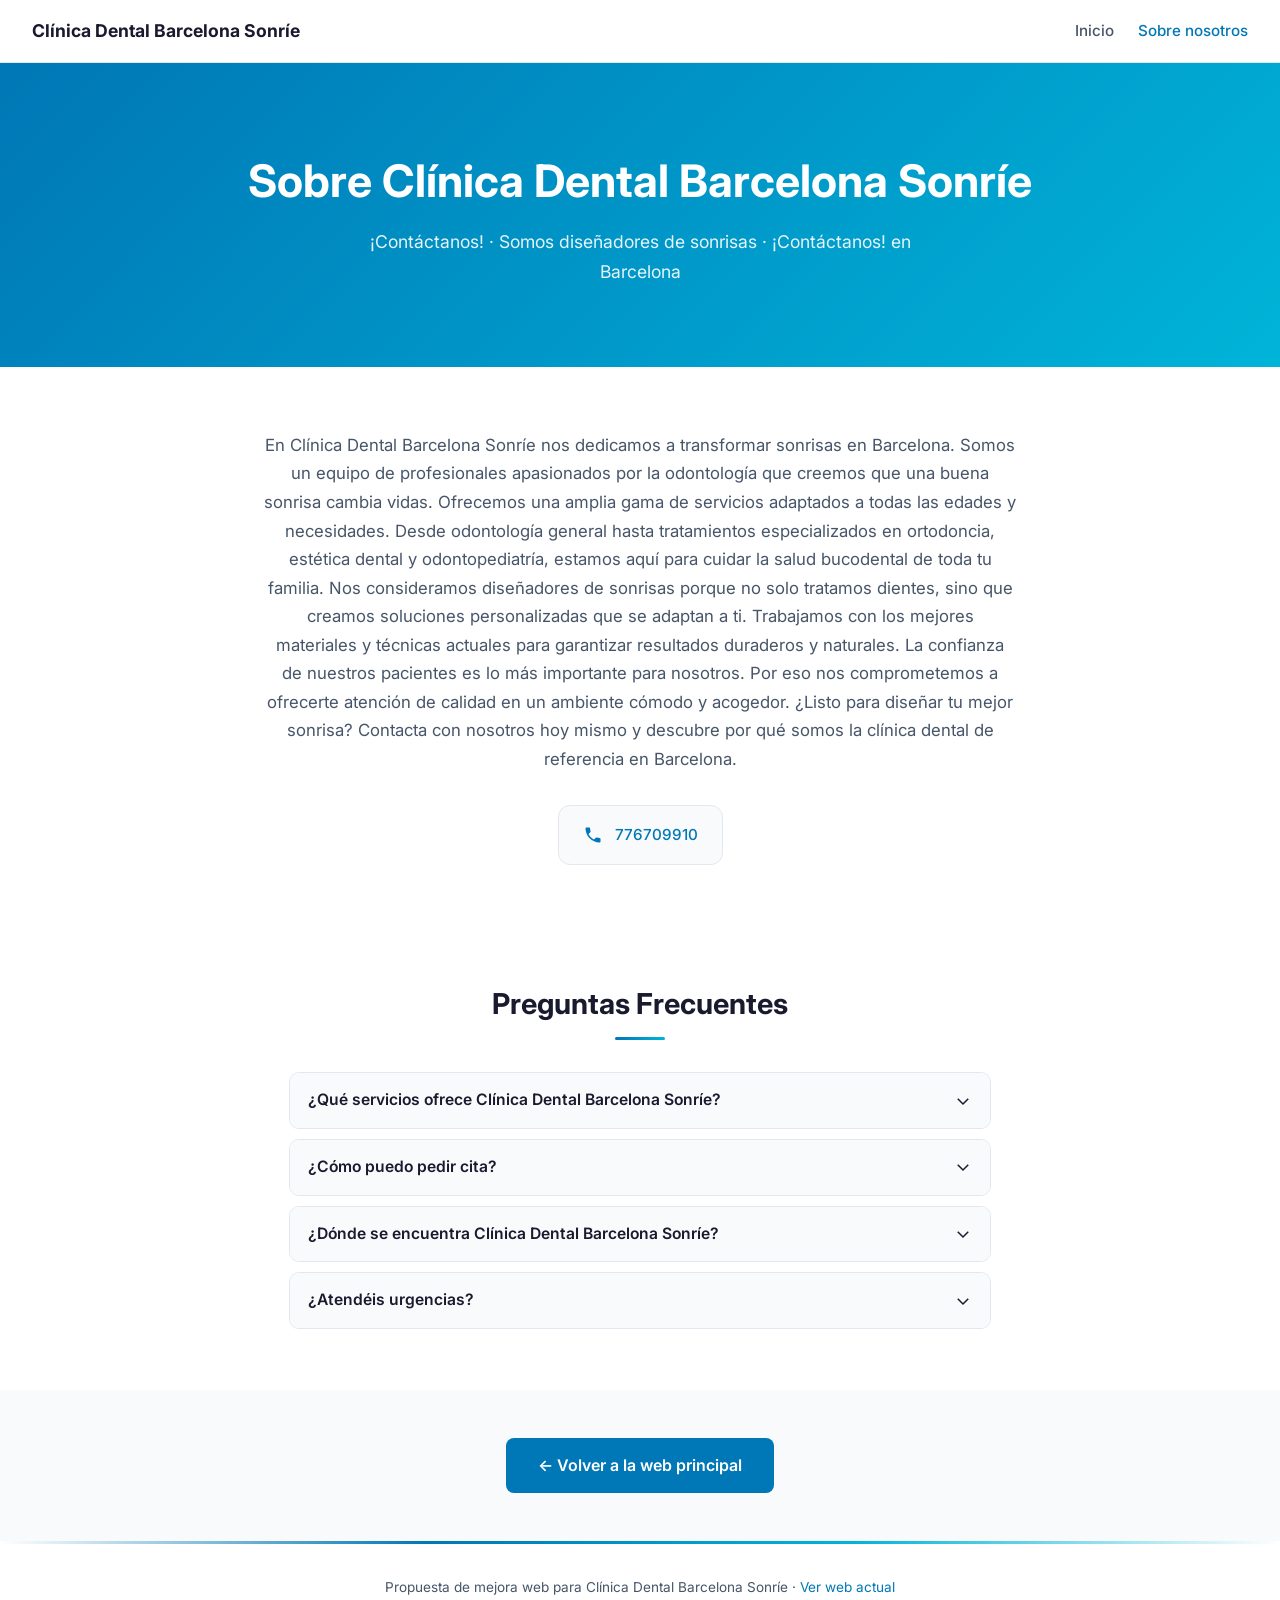
<file: nosotros.html>
<!DOCTYPE html>
<html lang="es">
<head>
<meta charset="UTF-8">
<meta name="viewport" content="width=device-width,initial-scale=1.0">
<title>Sobre Clínica Dental Barcelona Sonríe | Barcelona</title>
<meta name="description" content="Conoce a Clínica Dental Barcelona Sonríe en Barcelona. ¡Contáctanos!, Somos diseñadores de sonrisas.">
<meta property="og:title" content="Sobre Clínica Dental Barcelona Sonríe">
<meta property="og:type" content="website">
<meta property="og:locale" content="es_ES">
<meta name="robots" content="noindex,nofollow">
<link rel="preconnect" href="https://fonts.bunny.net" crossorigin>
<link href="https://fonts.bunny.net/css?family=inter:400,500,600,700&display=swap" rel="stylesheet">
<style>
*{margin:0;padding:0;box-sizing:border-box}
:root{--primary:#0077B6;--accent:#00B4D8;--text:#1a1a2e;--muted:#475569;--bg:#ffffff;--surface:#f8fafc;--border:#e2e8f0}
body{font-family:'Inter',system-ui,-apple-system,sans-serif;color:var(--text);line-height:1.7;background:var(--bg);-webkit-font-smoothing:antialiased}
a{color:var(--primary);text-decoration:none}
a:hover{text-decoration:underline}

/* NAV */
.kn-nav{background:var(--bg);border-bottom:1px solid var(--border);padding:1rem 2rem;display:flex;align-items:center;justify-content:space-between;position:sticky;top:0;z-index:100;backdrop-filter:blur(12px);background:rgba(255,255,255,0.9)}
.kn-nav-brand{font-weight:700;font-size:1.1rem;color:var(--text)}
.kn-nav-links{display:flex;gap:1.5rem;font-size:0.95rem}
.kn-nav-links a{color:var(--muted);font-weight:500;transition:color 0.2s}
.kn-nav-links a:hover,.kn-nav-links a.active{color:var(--primary);text-decoration:none}

/* HERO */
.kn-hero{background:linear-gradient(135deg,var(--primary),var(--accent));color:#fff;padding:clamp(3rem,8vw,5rem) 2rem;text-align:center}
.kn-hero h1{font-size:clamp(1.8rem,4vw,2.8rem);font-weight:700;margin-bottom:0.5rem}
.kn-hero p{font-size:1.1rem;opacity:0.9;max-width:600px;margin:0 auto}

/* ABOUT */
.kn-about{max-width:800px;margin:0 auto;padding:clamp(2.5rem,5vw,4rem) 1.5rem}
.kn-about p{font-size:1.05rem;color:var(--muted);text-align:center;margin-bottom:2rem}
.kn-contact-cards{display:flex;flex-wrap:wrap;justify-content:center;gap:1.5rem;margin-top:2rem}
.kn-card{display:flex;align-items:center;gap:0.75rem;padding:1rem 1.5rem;border:1px solid var(--border);border-radius:12px;background:var(--surface);transition:border-color 0.3s,box-shadow 0.3s}
.kn-card:hover{border-color:var(--primary);box-shadow:0 4px 12px rgba(0,0,0,0.06)}
.kn-card svg{flex-shrink:0;color:var(--primary)}
.kn-card span,.kn-card a{font-size:0.95rem;font-weight:500}

/* FAQ */
.kn-faq{max-width:750px;margin:0 auto;padding:clamp(2rem,4vw,3.5rem) 1.5rem}
.kn-faq h2{text-align:center;font-size:clamp(1.4rem,3vw,1.8rem);margin-bottom:0.5rem}
.kn-faq .sub{text-align:center;display:block;width:50px;height:3px;background:linear-gradient(90deg,var(--primary),var(--accent));margin:0 auto 2rem;border-radius:2px}
details{margin-bottom:10px;border:1px solid var(--border);border-radius:10px;overflow:hidden;transition:border-color 0.3s}
details[open]{border-color:var(--primary)}
summary{padding:14px 18px;cursor:pointer;font-weight:600;font-size:0.98rem;background:var(--surface);display:flex;justify-content:space-between;align-items:center;list-style:none;transition:background 0.2s}
summary:hover{background:#f1f5f9}
summary::-webkit-details-marker{display:none}
summary::marker{display:none}
summary svg{transition:transform 0.3s;flex-shrink:0;margin-left:12px}
details[open] summary svg{transform:rotate(180deg)}
.faq-answer{padding:0 18px 14px;color:var(--muted);font-size:0.95rem}

/* CTA */
.kn-cta{text-align:center;padding:clamp(2rem,4vw,3rem) 1.5rem;background:var(--surface)}
.kn-cta a{display:inline-block;padding:14px 32px;background:var(--primary);color:#fff;border-radius:8px;font-weight:600;font-size:1rem;transition:transform 0.2s,box-shadow 0.2s;text-decoration:none}
.kn-cta a:hover{transform:translateY(-2px);box-shadow:0 6px 20px rgba(0,0,0,0.15)}

/* FOOTER */
.kn-footer{text-align:center;padding:2rem;font-size:0.85rem;color:var(--muted);border-top:3px solid;border-image:linear-gradient(90deg,transparent,var(--primary),var(--accent),transparent) 1}

@media(max-width:600px){
  .kn-nav{padding:0.75rem 1rem}
  .kn-contact-cards{flex-direction:column;align-items:stretch}
}
</style>
</head>
<body>
<nav class="kn-nav">
  <span class="kn-nav-brand">Clínica Dental Barcelona Sonríe</span>
  <div class="kn-nav-links">
    <a href="index.html">Inicio</a>
    <a href="nosotros.html" class="active">Sobre nosotros</a>
  </div>
</nav>

<div class="kn-hero">
  <h1>Sobre Clínica Dental Barcelona Sonríe</h1>
  <p>¡Contáctanos! · Somos diseñadores de sonrisas · ¡Contáctanos! en Barcelona</p>
</div>

<section class="kn-about">
  <p>En Clínica Dental Barcelona Sonríe nos dedicamos a transformar sonrisas en Barcelona. Somos un equipo de profesionales apasionados por la odontología que creemos que una buena sonrisa cambia vidas.

Ofrecemos una amplia gama de servicios adaptados a todas las edades y necesidades. Desde odontología general hasta tratamientos especializados en ortodoncia, estética dental y odontopediatría, estamos aquí para cuidar la salud bucodental de toda tu familia.

Nos consideramos diseñadores de sonrisas porque no solo tratamos dientes, sino que creamos soluciones personalizadas que se adaptan a ti. Trabajamos con los mejores materiales y técnicas actuales para garantizar resultados duraderos y naturales.

La confianza de nuestros pacientes es lo más importante para nosotros. Por eso nos comprometemos a ofrecerte atención de calidad en un ambiente cómodo y acogedor.

¿Listo para diseñar tu mejor sonrisa? Contacta con nosotros hoy mismo y descubre por qué somos la clínica dental de referencia en Barcelona.</p>
  <div class="kn-contact-cards">
    <div class="kn-card"><svg width="20" height="20" fill="currentColor" viewBox="0 0 24 24"><path d="M6.62 10.79c1.44 2.83 3.76 5.14 6.59 6.59l2.2-2.2c.27-.27.67-.36 1.02-.24 1.12.37 2.33.57 3.57.57.55 0 1 .45 1 1V20c0 .55-.45 1-1 1-9.39 0-17-7.61-17-17 0-.55.45-1 1-1h3.5c.55 0 1 .45 1 1 0 1.25.2 2.45.57 3.57.11.35.03.74-.25 1.02l-2.2 2.2z"/></svg><a href="tel:776709910">776709910</a></div>
    
    
  </div>
</section>

<section class="kn-faq">
  <h2>Preguntas Frecuentes</h2>
  <span class="sub"></span>
  
      <details>
        <summary>¿Qué servicios ofrece Clínica Dental Barcelona Sonríe?<svg width="18" height="18" fill="none" stroke="currentColor" stroke-width="2" viewBox="0 0 24 24"><path d="M19 9l-7 7-7-7"/></svg></summary>
        <div class="faq-answer">Clínica Dental Barcelona Sonríe ofrece una amplia gama de servicios de salud en Barcelona, incluyendo ¡contáctanos!, somos diseñadores de sonrisas, ¡contáctanos!. Nuestro equipo proporciona atención personalizada y de calidad.</div>
      </details>
      <details>
        <summary>¿Cómo puedo pedir cita?<svg width="18" height="18" fill="none" stroke="currentColor" stroke-width="2" viewBox="0 0 24 24"><path d="M19 9l-7 7-7-7"/></svg></summary>
        <div class="faq-answer">Puedes pedir cita en Clínica Dental Barcelona Sonríe llamando al 776709910. Visita nuestra web para más información.</div>
      </details>
      <details>
        <summary>¿Dónde se encuentra Clínica Dental Barcelona Sonríe?<svg width="18" height="18" fill="none" stroke="currentColor" stroke-width="2" viewBox="0 0 24 24"><path d="M19 9l-7 7-7-7"/></svg></summary>
        <div class="faq-answer">Clínica Dental Barcelona Sonríe está en Barcelona. Ofrecemos un entorno profesional y acogedor.</div>
      </details>
      <details>
        <summary>¿Atendéis urgencias?<svg width="18" height="18" fill="none" stroke="currentColor" stroke-width="2" viewBox="0 0 24 24"><path d="M19 9l-7 7-7-7"/></svg></summary>
        <div class="faq-answer">Para urgencias y disponibilidad, contacta directamente con Clínica Dental Barcelona Sonríe llamando al 776709910.</div>
      </details>
</section>

<div class="kn-cta">
  <a href="index.html">← Volver a la web principal</a>
</div>

<footer class="kn-footer">
  <p>Propuesta de mejora web para Clínica Dental Barcelona Sonríe · <a href="https://barcelonasonrie.com" target="_blank" rel="noopener">Ver web actual</a></p>
</footer>
</body>
</html>
</file>
